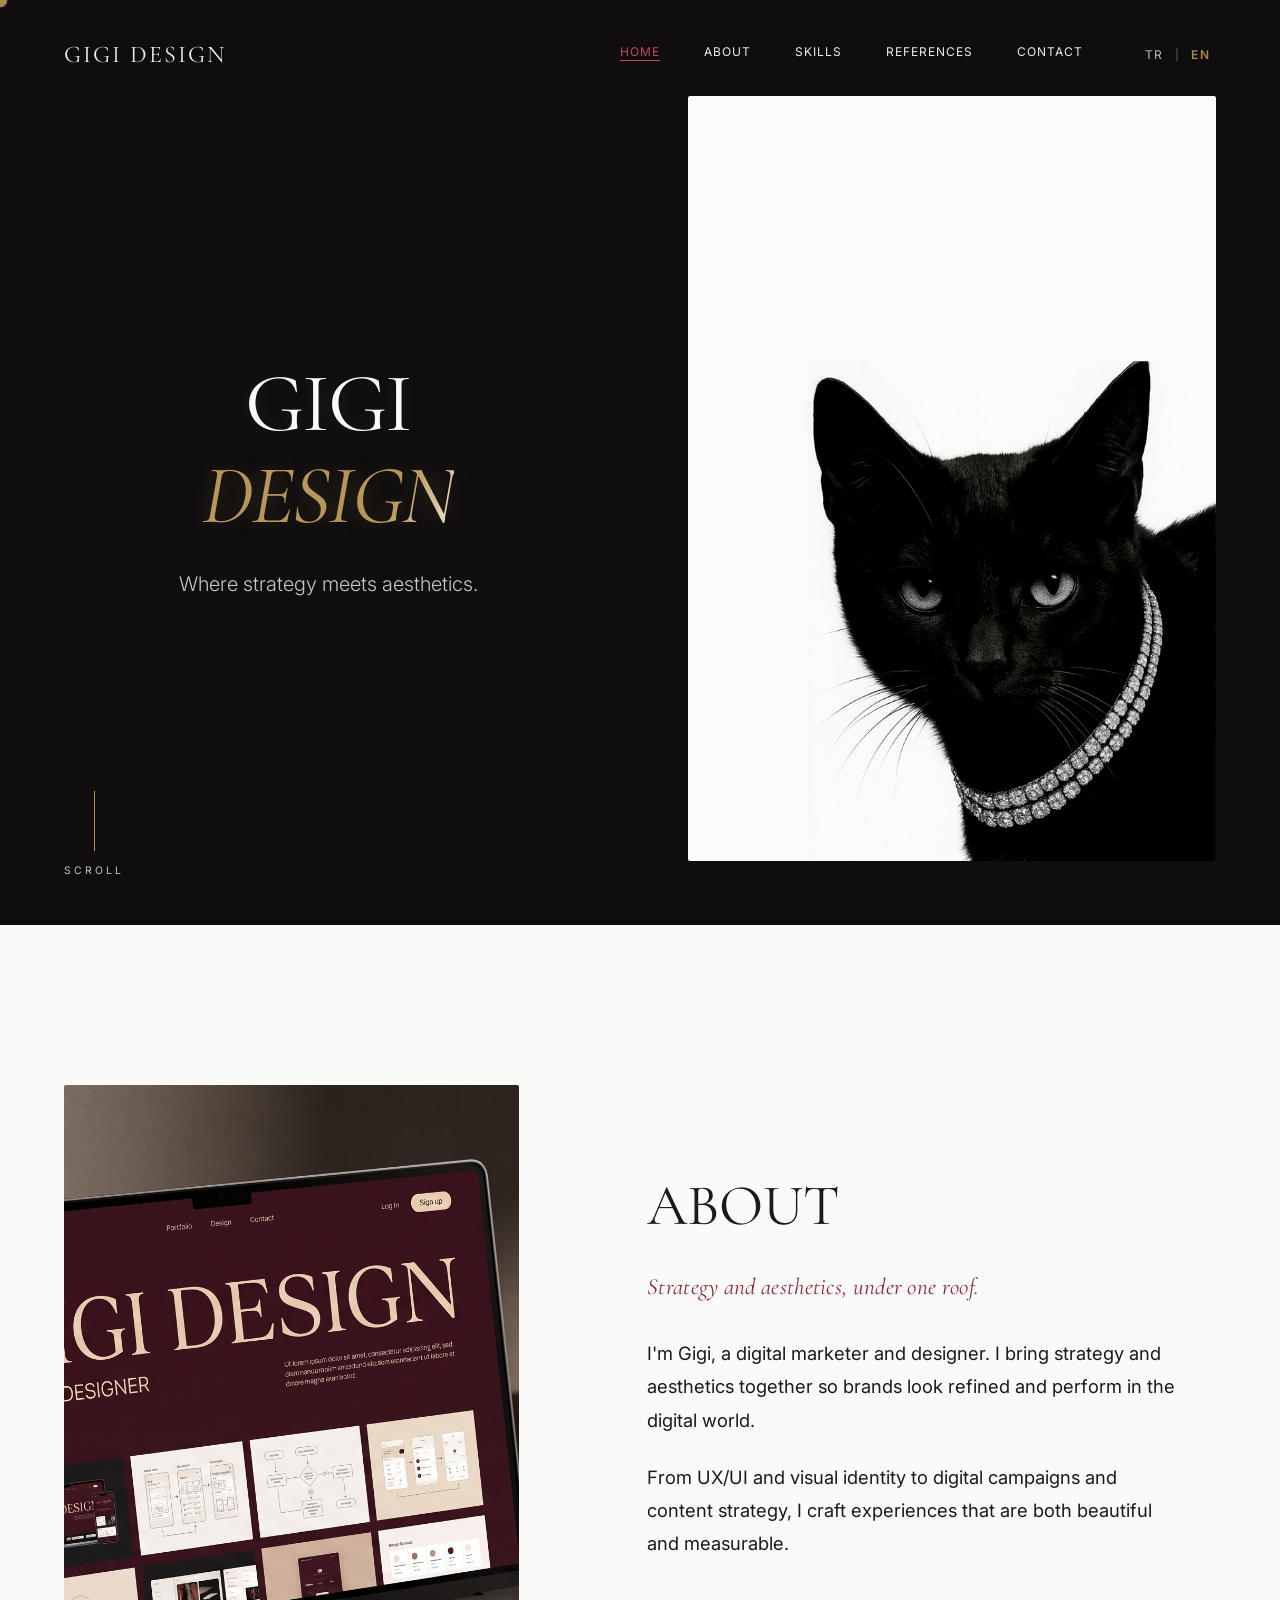
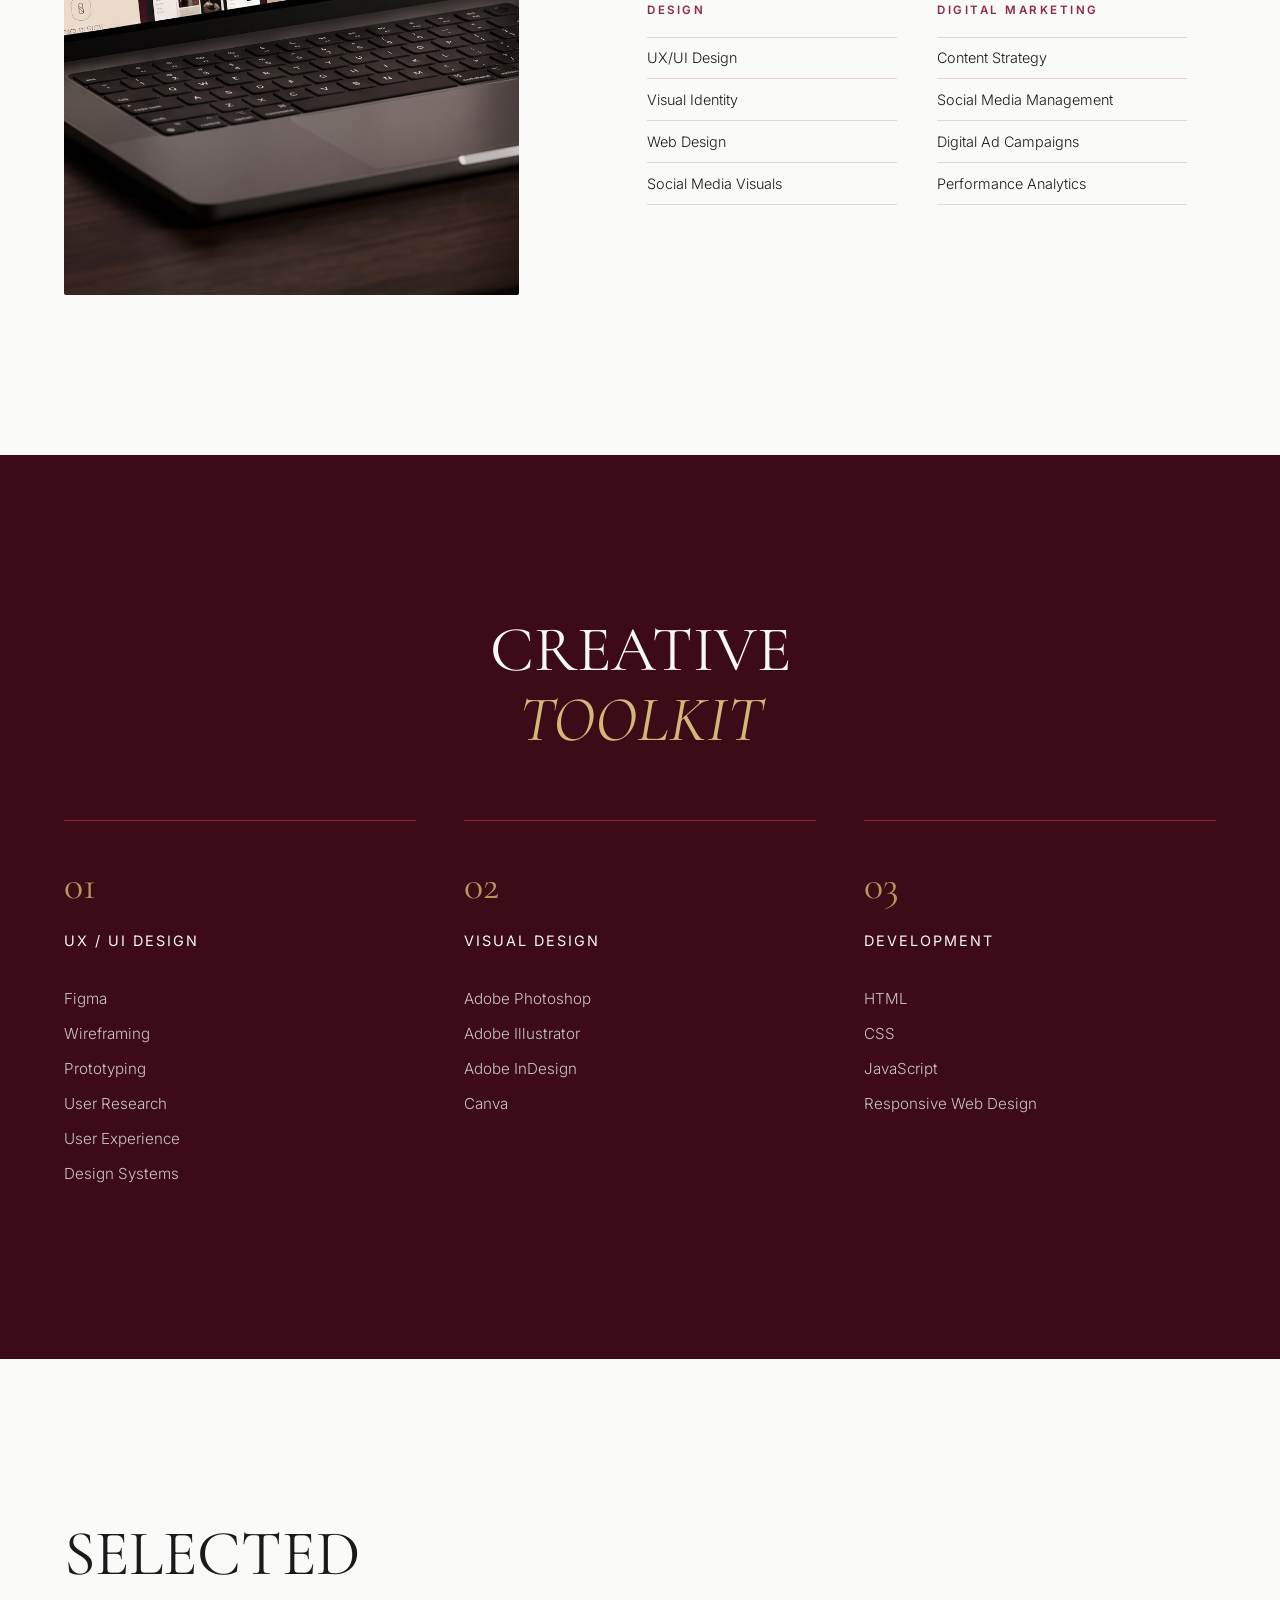
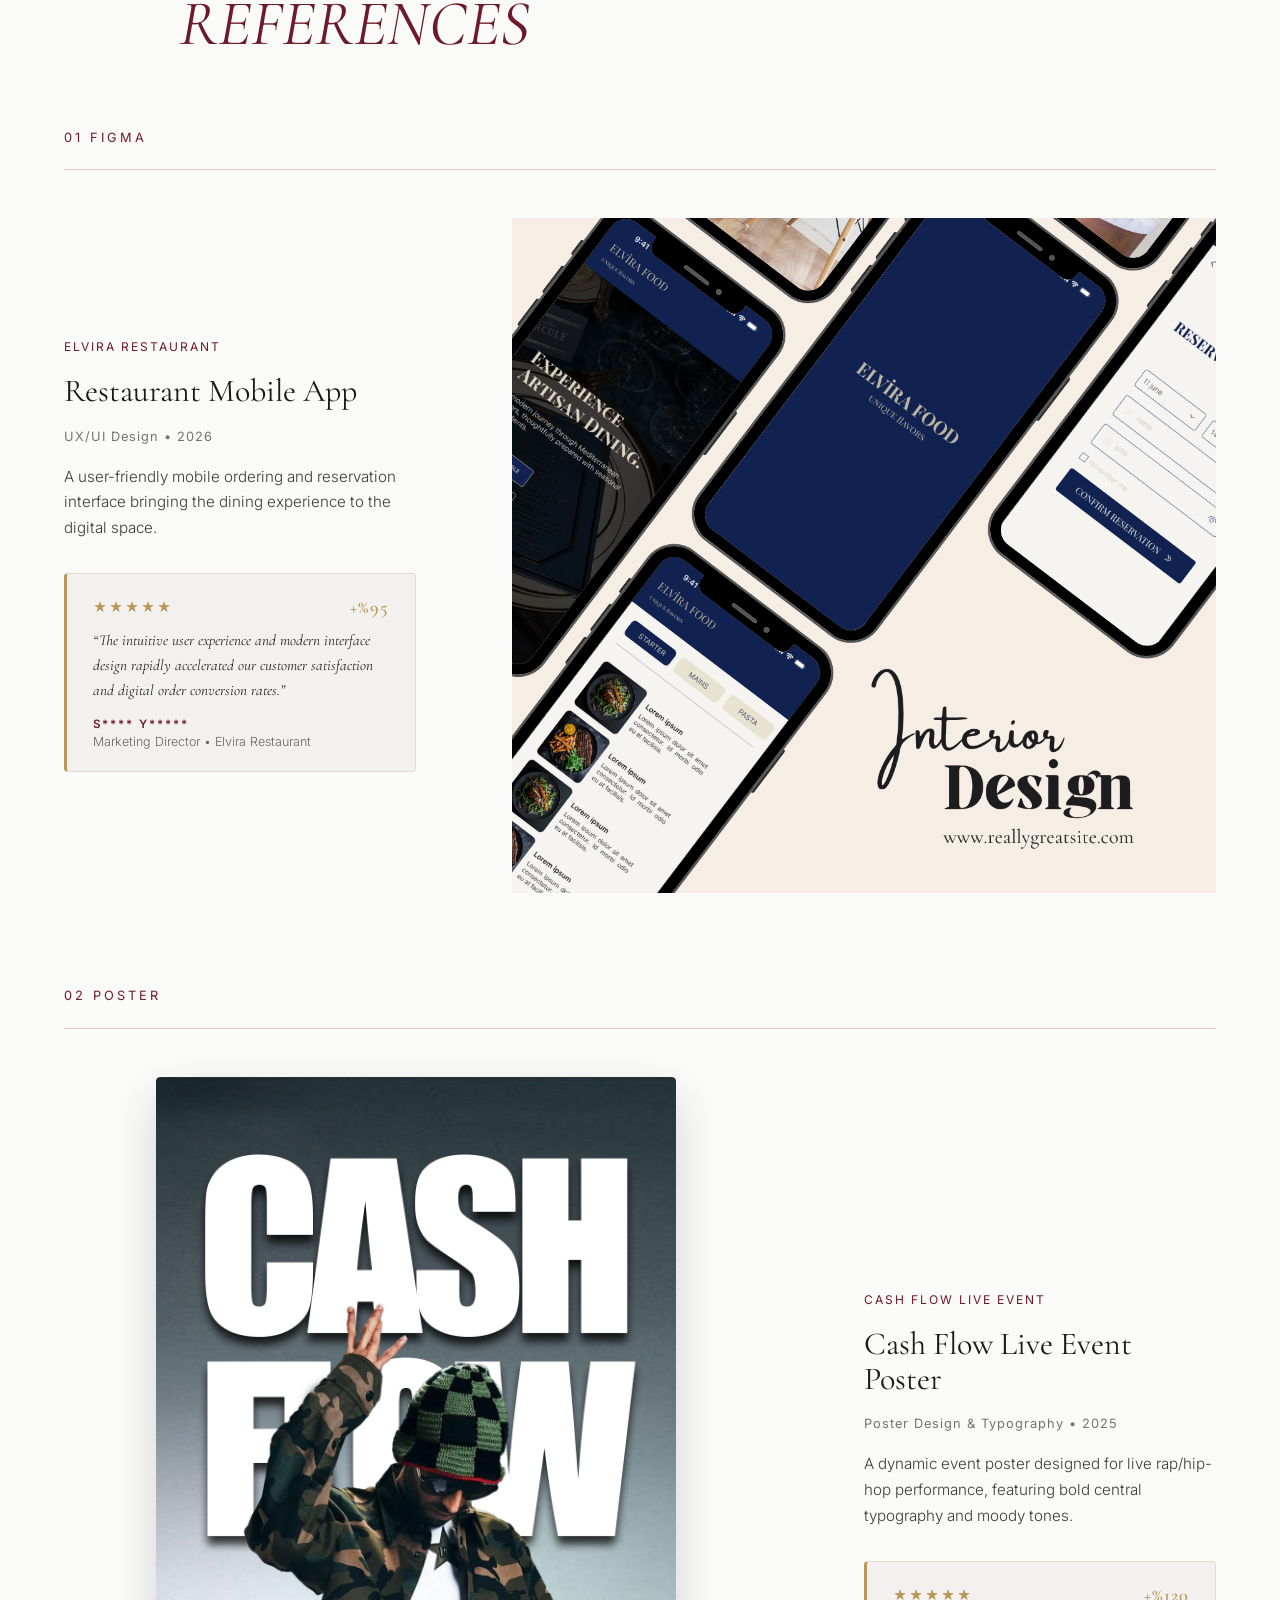
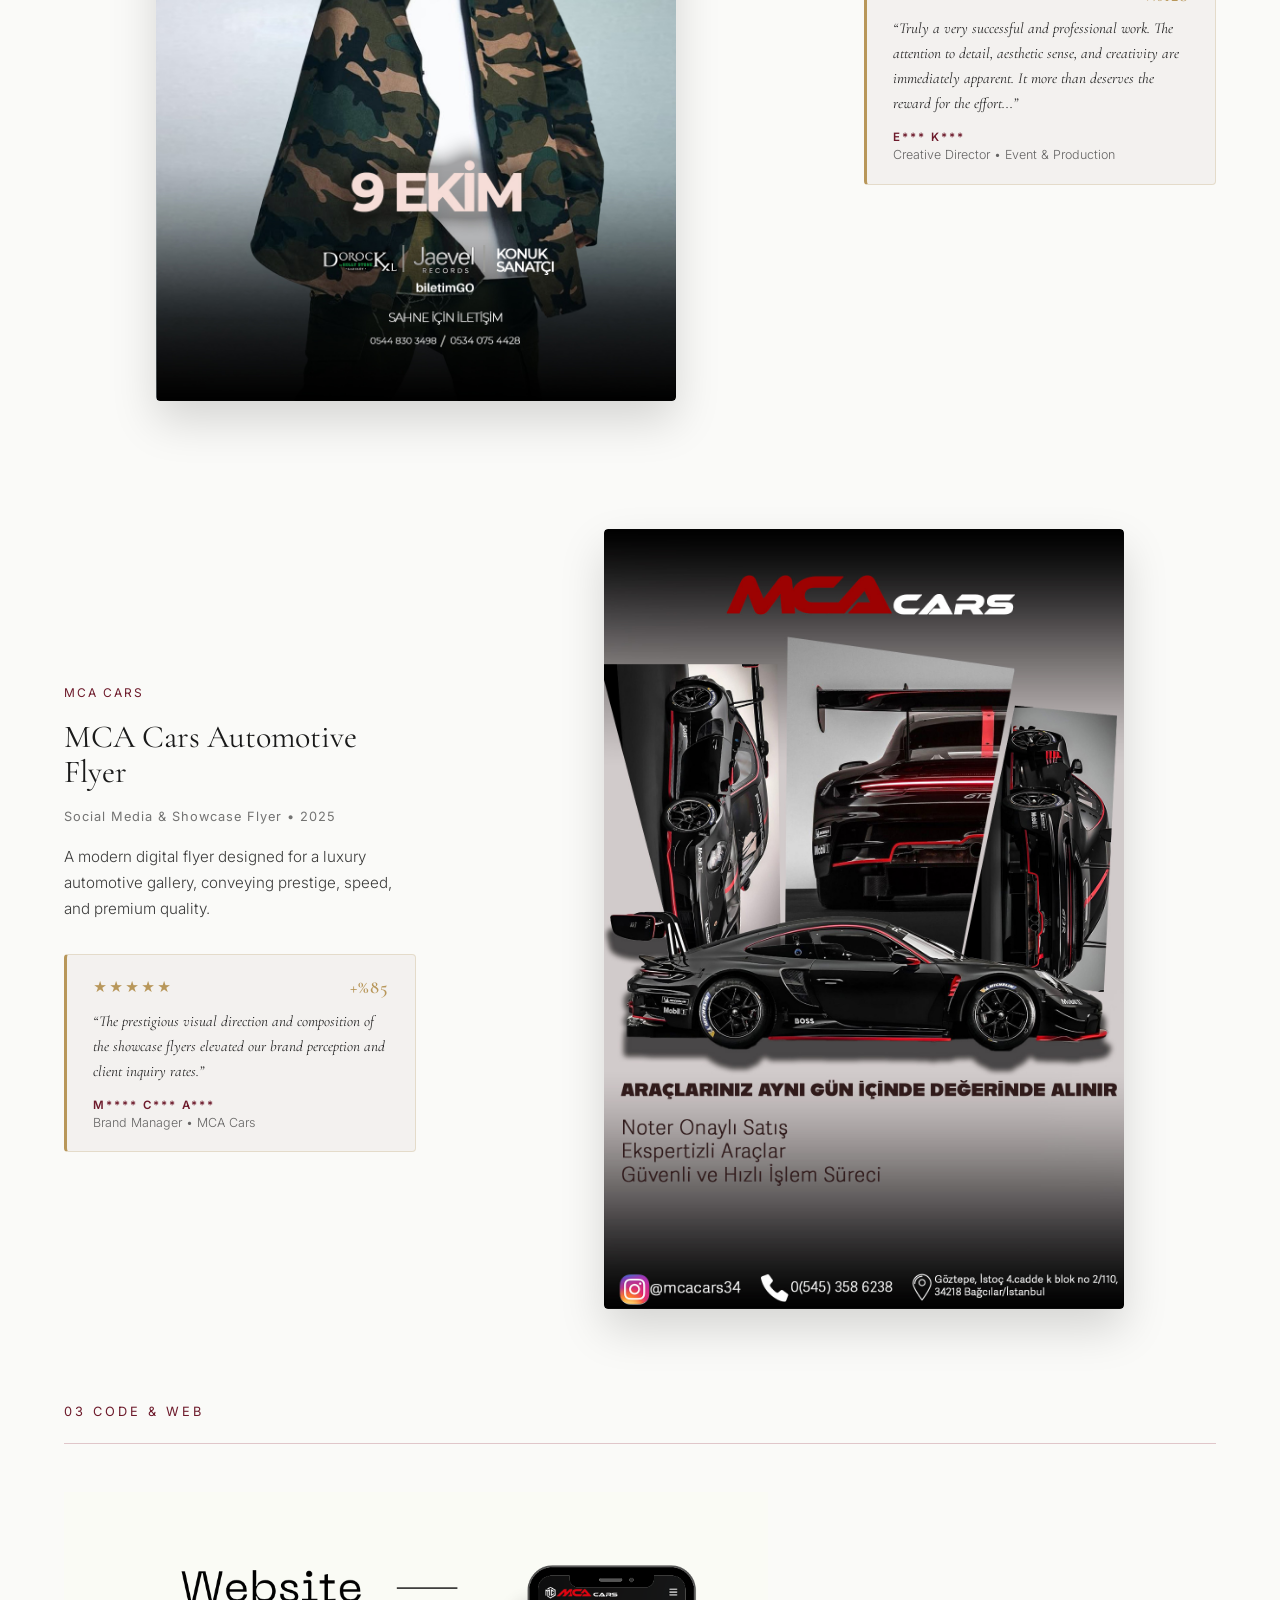
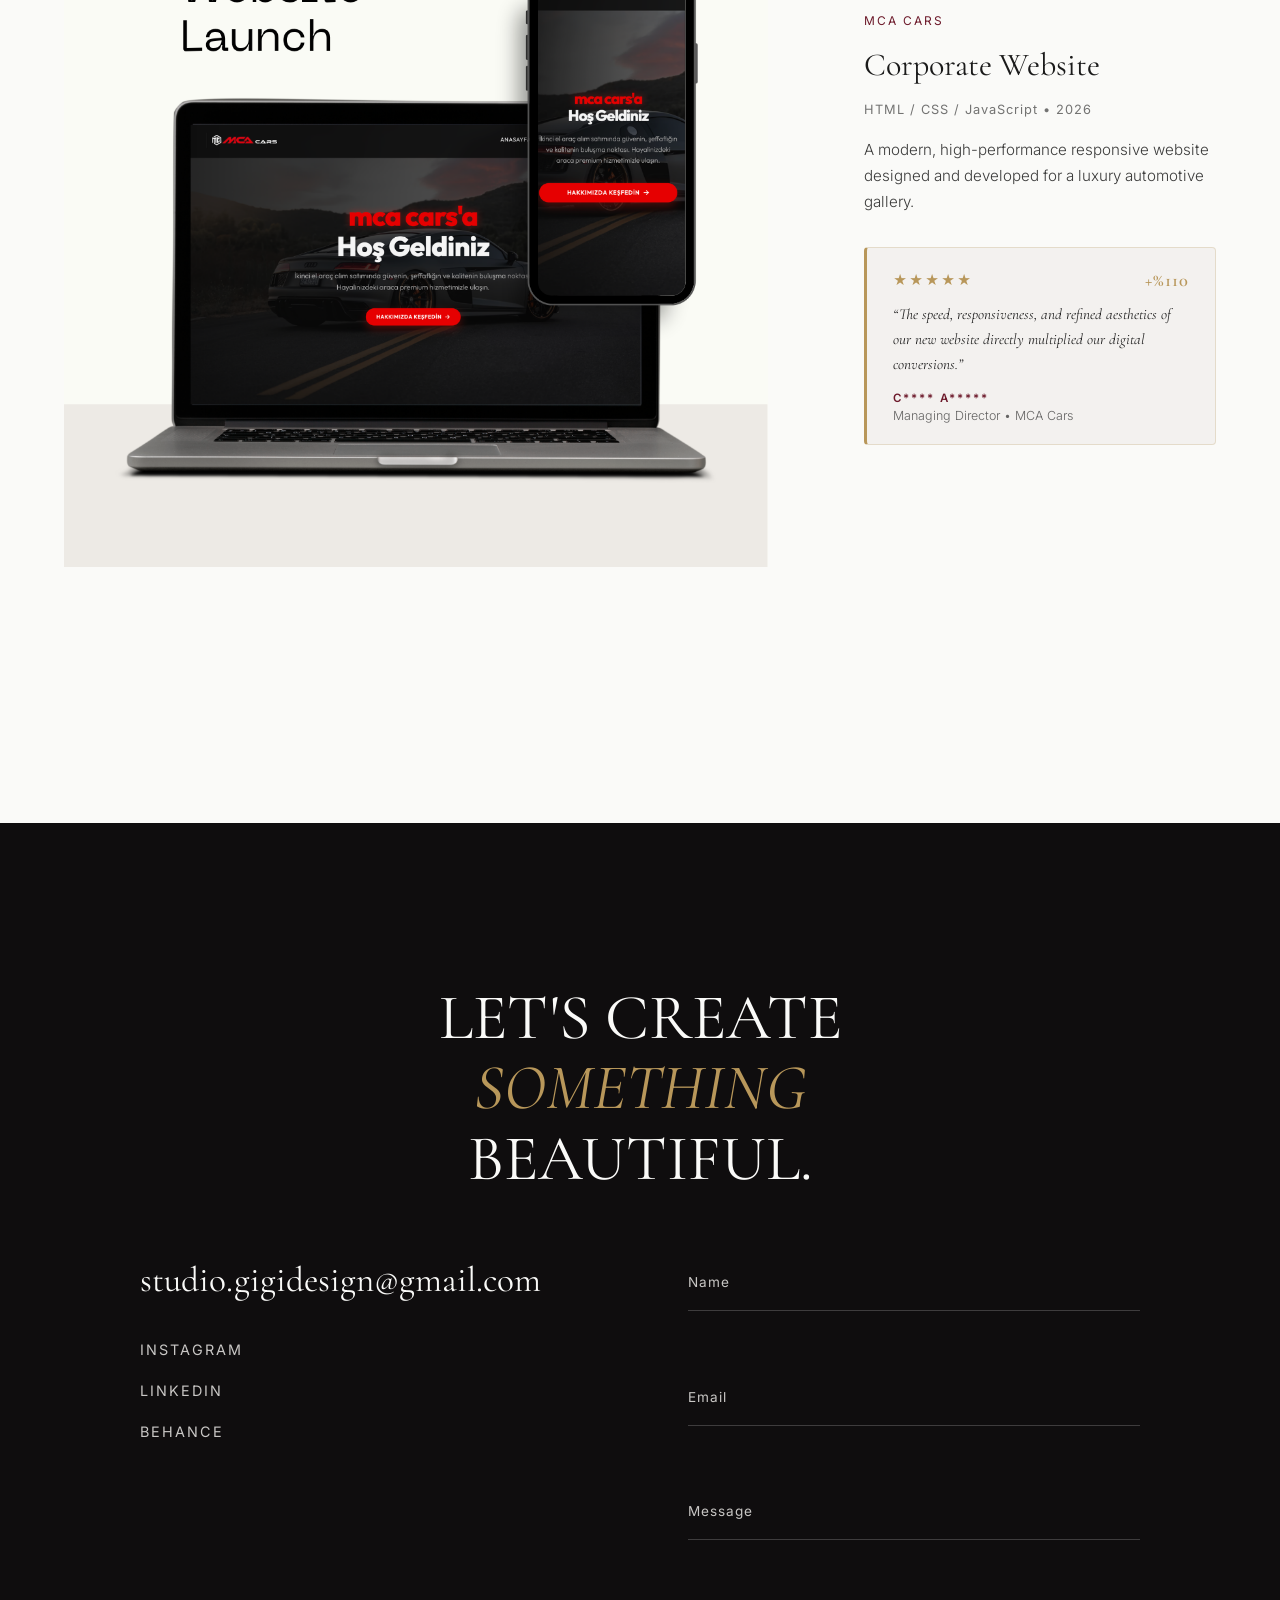
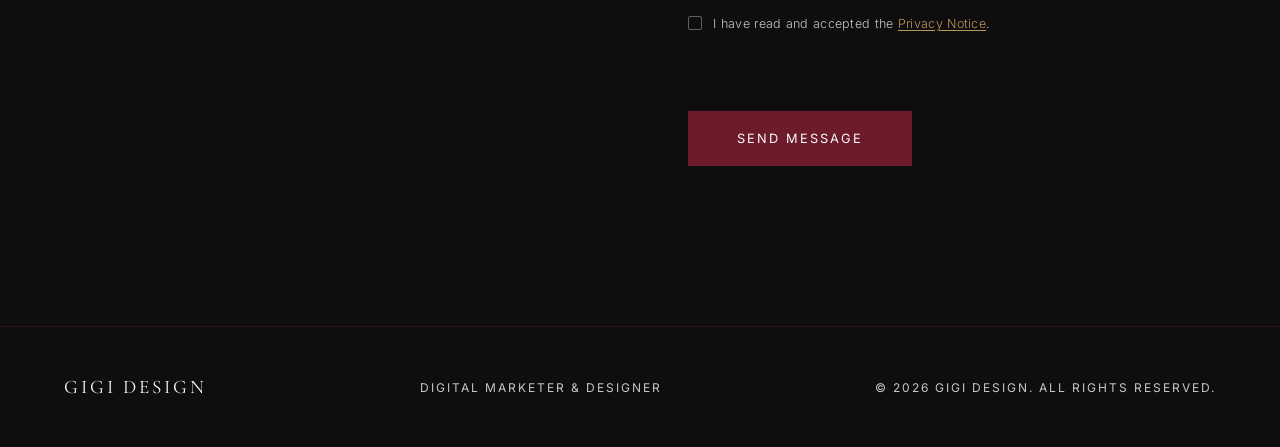
<file: index.html>
<!DOCTYPE html>
<html lang="en">

<head>
    <meta charset="UTF-8">
    <meta name="viewport" content="width=device-width, initial-scale=1.0">
    <title>GIGI DESIGN | Digital Marketer & Designer Portfolio</title>
    <meta name="description" content="Gigi Design - Digital Marketer & Designer creating elegant, intuitive, and measurable digital experiences. View my portfolio for luxury brand designs, web interfaces, and creative art direction.">
    <meta name="keywords" content="Digital Marketing, UX/UI Design, Web Design, Gigi Design, Luxury Portfolio, Art Direction, Visual Identity, Brand Strategy, Turkey">
    <meta name="author" content="Gigi Design">
    <meta name="robots" content="index, follow">
    
    <!-- Open Graph / Facebook -->
    <meta property="og:type" content="website">
    <meta property="og:title" content="GIGI DESIGN | Digital Marketer & Designer Portfolio">
    <meta property="og:description" content="Gigi Design - Digital Marketer & Designer creating elegant, intuitive, and measurable digital experiences.">
    <meta property="og:image" content="images/-19.png">
    <meta property="og:site_name" content="Gigi Design">
    
    <!-- Twitter -->
    <meta name="twitter:card" content="summary_large_image">
    <meta name="twitter:title" content="GIGI DESIGN | Digital Marketer & Designer Portfolio">
    <meta name="twitter:description" content="Gigi Design - Digital Marketer & Designer creating elegant, intuitive, and measurable digital experiences.">
    <meta name="twitter:image" content="images/-19.png">
    <!-- Google Fonts -->
    <link rel="preconnect" href="https://fonts.googleapis.com">
    <link rel="preconnect" href="https://fonts.gstatic.com" crossorigin>
    <link
        href="https://fonts.googleapis.com/css2?family=Cormorant+Garamond:ital,wght@0,300;0,400;0,500;0,600;0,700;1,400&family=Inter:wght@300;400;500;600&display=swap"
        rel="stylesheet">
    <link rel="stylesheet" href="style.css?v=2.6">
    <link rel="icon" type="image/png" href="images/BLACK AND GOLD_1.png">
</head>

<body>
    <!-- Navbar -->
    <nav class="navbar">
        <div class="logo">GIGI DESIGN</div>
        <ul class="nav-links">
            <li><a href="#home" class="active" data-i18n="navHome">HOME</a></li>
            <li><a href="#about" data-i18n="navAbout">ABOUT</a></li>
            <li><a href="#skills" data-i18n="navSkills">SKILLS</a></li>
            <li><a href="#references" data-i18n="navReferences">REFERENCES</a></li>
            <li><a href="#contact" data-i18n="navContact">CONTACT</a></li>
        </ul>
        <div class="nav-actions">
            <div class="lang-switch" aria-label="Dil Seçimi / Language">
                <button type="button" class="lang-btn" data-lang="tr">TR</button>
                <span class="lang-divider">|</span>
                <button type="button" class="lang-btn" data-lang="en">EN</button>
            </div>
            <div class="hamburger" aria-label="Menü / Menu">
                <span></span>
                <span></span>
            </div>
        </div>
    </nav>

    <!-- Custom Cursor -->
    <div class="cursor"></div>

    <main>
        <!-- HOME SECTION -->
        <section id="home" class="hero section-dark">
            <div class="container">
                <div class="hero-content">
                    <div class="hero-text-block">
                        <h1 class="hero-title zoom-in">
                            <span class="block">GIGI</span>
                            <span class="block italic">DESIGN</span>
                        </h1>
                        <p class="hero-statement zoom-in delay-1" data-i18n="heroStatement">Where strategy meets aesthetics.</p>
                    </div>
                    <div class="hero-image-wrapper fade-up delay-2">
                        <img src="images/-19.png" alt="Gigi Design"
                            style="width: 100%; height: 100%; object-fit: cover; object-position: center; mix-blend-mode: screen; filter: contrast(1.1);">
                    </div>
                </div>
                <div class="scroll-indicator fade-up delay-3">
                    <span class="line"></span>
                    <span class="text" data-i18n="scrollText">SCROLL</span>
                </div>
            </div>
        </section>

        <!-- ABOUT SECTION -->
        <section id="about" class="about section-light">
            <div class="container">
                <div class="about-grid">
                    <div class="about-image-wrapper fade-up">
                        <!-- PROFILE IMAGE -->
                        <div class="profile-image" style="width: 100%; height: 100%;">
                            <img src="images/mockup.jpg" alt="gigidesign"
                                style="width: 100%; height: 100%; object-fit: cover;">
                        </div>
                    </div>
                    <div class="about-text-wrapper">
                        <h2 class="section-title reveal-text" data-i18n-html="aboutTitle">
                            <span class="block">ABOUT</span>
                        </h2>
                        <div class="about-description fade-up">
                            <!-- Alt başlık: serif, italik -->
                            <p class="about-subtitle italic" data-i18n="aboutSubtitle">Strategy and aesthetics, under one roof.</p>

                            <p data-i18n="aboutP1">I'm Gigi, a digital marketer and designer. I bring strategy and aesthetics together so brands look refined and perform in the digital world.</p>
                            <p data-i18n="aboutP2">From UX/UI and visual identity to digital campaigns and content strategy, I craft experiences that are both beautiful and measurable.</p>

                            <!-- İki sütunlu yetkinlik alanı -->
                            <div class="competency-grid">
                                <div class="competency-col">
                                    <h3 class="competency-title" data-i18n="compTitle1">DESIGN</h3>
                                    <ul class="competency-list">
                                        <li data-i18n="comp1Item1">UX/UI Design</li>
                                        <li data-i18n="comp1Item2">Visual Identity</li>
                                        <li data-i18n="comp1Item3">Web Design</li>
                                        <li data-i18n="comp1Item4">Social Media Visuals</li>
                                    </ul>
                                </div>
                                <div class="competency-col">
                                    <h3 class="competency-title" data-i18n="compTitle2">DIGITAL MARKETING</h3>
                                    <ul class="competency-list">
                                        <li data-i18n="comp2Item1">Content Strategy</li>
                                        <li data-i18n="comp2Item2">Social Media Management</li>
                                        <li data-i18n="comp2Item3">Digital Ad Campaigns</li>
                                        <li data-i18n="comp2Item4">Performance Analytics</li>
                                    </ul>
                                </div>
                            </div>

                            <!--
                            ============================================================
                            RAKAM ŞERİDİ / STATS STRIP
                            ============================================================
                            Bu şerit şu anda GİZLİDİR. Yer tutucu değerler "[00]"
                            gerçek rakamlarla değiştirilene kadar görünmez.
                            Rakamları güncellemek için:
                              1. Aşağıdaki her <span class="stat-number"> içindeki değeri değiştirin.
                              2. Aynı değerleri script.js'deki translations nesnesinde
                                 statProjects, statClients, statYears anahtarlarında da güncelleyin.
                              3. Her iki dosyada da "[00]" / "[0]" ifadesi kalmadığında
                                 şerit otomatik olarak görünür hâle gelecektir.
                            ============================================================
                            -->
                            <div class="about-stats-strip" id="about-stats-strip">
                                <div class="stat-item">
                                    <span class="stat-number" data-i18n="statProjects">[00]+</span>
                                    <span class="stat-label" data-i18n="statProjectsLabel">Projects Completed</span>
                                </div>
                                <div class="stat-item">
                                    <span class="stat-number" data-i18n="statClients">[00]+</span>
                                    <span class="stat-label" data-i18n="statClientsLabel">Happy Clients</span>
                                </div>
                                <div class="stat-item">
                                    <span class="stat-number" data-i18n="statYears">[0]</span>
                                    <span class="stat-label" data-i18n="statYearsLabel">Years of Experience</span>
                                </div>
                            </div>
                        </div>
                    </div>
                </div>
            </div>
        </section>

        <!-- SKILLS SECTION -->
        <section id="skills" class="skills section-dark">
            <div class="container">
                <h2 class="section-title reveal-text" data-i18n-html="skillsTitle">
                    <span class="block">CREATIVE</span><span class="block italic">TOOLKIT</span>
                </h2>

                <div class="skills-grid">
                    <div class="skill-card fade-up">
                        <div class="skill-number">01</div>
                        <h3 class="skill-category" data-i18n="skillCat1">UX / UI DESIGN</h3>
                        <ul class="skill-list">
                            <li>Figma</li>
                            <li>Wireframing</li>
                            <li>Prototyping</li>
                            <li data-i18n="skillUserResearch">User Research</li>
                            <li data-i18n="skillUserExp">User Experience</li>
                            <li data-i18n="skillDesignSystems">Design Systems</li>
                        </ul>
                    </div>
                    <div class="skill-card fade-up delay-1">
                        <div class="skill-number">02</div>
                        <h3 class="skill-category" data-i18n="skillCat2">VISUAL DESIGN</h3>
                        <ul class="skill-list">
                            <li>Adobe Photoshop</li>
                            <li>Adobe Illustrator</li>
                            <li>Adobe InDesign</li>
                            <li>Canva</li>
                        </ul>
                    </div>
                    <div class="skill-card fade-up delay-2">
                        <div class="skill-number">03</div>
                        <h3 class="skill-category" data-i18n="skillCat3">DEVELOPMENT</h3>
                        <ul class="skill-list">
                            <li>HTML</li>
                            <li>CSS</li>
                            <li>JavaScript</li>
                            <li data-i18n="skillResponsive">Responsive Web Design</li>
                        </ul>
                    </div>
                </div>
            </div>
        </section>

        <!-- REFERENCES SECTION -->
        <section id="references" class="references projects section-light">
            <div class="container">
                <h2 class="section-title large-title reveal-text" data-i18n-html="referencesTitle">
                    <span class="block">SELECTED</span><span class="block italic">REFERENCES</span>
                </h2>

                <!-- Referans kartları script.js içerisindeki referencesData'dan dinamik olarak oluşturulur -->
                <div id="references-container" class="projects-list"></div>


            </div>
        </section>

        <!-- CONTACT SECTION -->
        <section id="contact" class="contact section-dark">
            <div class="container contact-content">
                <h2 class="section-title reveal-text" data-i18n-html="contactTitle">
                    <span class="block">LET'S CREATE</span>
                    <span class="block italic">SOMETHING</span>
                    <span class="block">BEAUTIFUL.</span>
                </h2>

                <div class="contact-grid fade-up">
                    <div class="contact-info">
                        <a href="mailto:studio.gigidesign@gmail.com" class="contact-email">studio.gigidesign@gmail.com</a>
                        <div class="social-links">
                            <a href="https://www.instagram.com/studio.gigidesign/" target="_blank" rel="noopener noreferrer">Instagram</a>
                            <a href="#">LinkedIn</a>
                            <a href="#">Behance</a>
                        </div>
                    </div>
                    <div class="contact-form-wrapper">

                        <form class="contact-form" id="contact-form" novalidate>

                            <div class="form-group">
                                <input type="text" id="name" name="name" placeholder="Name" data-i18n-placeholder="formName" autocomplete="name">
                                <label for="name" data-i18n="formName">Name</label>
                                <span class="field-error" id="error-name" role="alert"></span>
                            </div>
                            <div class="form-group">
                                <input type="email" id="email" name="email" placeholder="Email" data-i18n-placeholder="formEmail" autocomplete="email">
                                <label for="email" data-i18n="formEmail">Email</label>
                                <span class="field-error" id="error-email" role="alert"></span>
                            </div>
                            <div class="form-group">
                                <textarea id="message" name="message" placeholder="Message" data-i18n-placeholder="formMessage" rows="1"></textarea>
                                <label for="message" data-i18n="formMessage">Message</label>
                                <span class="field-error" id="error-message" role="alert"></span>
                            </div>

                            <!-- KVKK Onay Kutusu — form-group sınıfı yok, çakışma önlendi -->
                            <div class="kvkk-group">
                                <label class="kvkk-label" for="kvkk-consent">
                                    <input type="checkbox" id="kvkk-consent" name="kvkk_consent" class="kvkk-checkbox">
                                    <span class="kvkk-text" data-i18n-html="kvkkText">
                                        I have read and accepted the
                                        <a href="#" class="kvkk-link" target="_blank" rel="noopener noreferrer" data-i18n="kvkkLink">Privacy Notice</a>.
                                    </span>
                                </label>
                                <span class="field-error" id="error-kvkk" role="alert"></span>
                            </div>

                            <button type="submit" class="submit-btn" id="submit-btn" data-i18n="sendBtn">SEND MESSAGE</button>
                        </form>
                    </div>
                </div>
            </div>
        </section>
    </main>

    <!-- FOOTER -->
    <footer class="footer section-dark">
        <div class="container footer-content">
            <div class="footer-brand">GIGI DESIGN</div>
            <div class="footer-role" data-i18n="footerRole">DIGITAL MARKETER & DESIGNER</div>
            <div class="footer-copy" data-i18n-html="footerCopy">&copy; 2026 GIGI DESIGN. ALL RIGHTS RESERVED.</div>
        </div>
    </footer>

    <script src="script.js?v=2.8"></script>
</body>

</html>
</file>
<file: style.css>
:root {
    /* Mevcut Renk Paleti */
    --black: #0F0D0E;
    --ivory: #FAFAF8;
    --gold: #B8975A;
    --gold-light: #D4B678;
    --champagne: #E9D9B8;
    --mist: #C9C7C5;

    /* Yeni Bordo Renk Ailesi */
    --burgundy-deep: #3D0A17;
    --burgundy: #6D1A2B;
    --burgundy-mid: #8E2A40;
    --burgundy-light: #D0566F;
    --burgundy-powder: #EADBDD;

    /* Semantik Değişkenler ve Geriye Dönük Uyumluluk */
    --color-dark: var(--black);
    --color-burgundy: var(--burgundy);
    --color-burgundy-deep: var(--burgundy-deep);
    --color-burgundy-mid: var(--burgundy-mid);
    --color-burgundy-light: var(--burgundy-light);
    --color-burgundy-powder: var(--burgundy-powder);
    --color-light: var(--ivory);
    --color-gold: var(--gold);
    --color-gold-light: var(--gold-light);
    --color-champagne: var(--champagne);
    --color-mist: var(--mist);
    --color-text-dark: #1a1a1a;
    --color-text-light: var(--ivory);
    
    --font-serif: 'Cormorant Garamond', serif;
    --font-sans: 'Inter', sans-serif;
    
    --transition-slow: 0.8s cubic-bezier(0.16, 1, 0.3, 1);
    --transition-fast: 0.3s ease;
}

/* Reset and Base Styles */
* {
    margin: 0;
    padding: 0;
    box-sizing: border-box;
}

html {
    scroll-behavior: smooth;
    font-size: 16px;
}

body {
    font-family: var(--font-sans);
    background-color: var(--black);
    color: var(--ivory);
    overflow-x: hidden;
    -webkit-font-smoothing: antialiased;
    cursor: none; /* Hide default cursor to use custom one */
}

a, button, input, textarea {
    cursor: none; /* Ensure custom cursor is used everywhere */
}

/* Custom Cursor */
.cursor {
    width: 15px;
    height: 15px;
    background-color: var(--gold);
    border-radius: 50%;
    position: fixed;
    pointer-events: none;
    z-index: 9999;
    transition: transform 0.2s cubic-bezier(0.16, 1, 0.3, 1), background-color 0.2s ease;
    mix-blend-mode: difference;
    transform: translate(-50%, -50%);
}
.cursor.hovering {
    transform: translate(-50%, -50%) scale(4);
    background-color: var(--ivory);
    opacity: 0.5;
}

/* Utilities */
.container {
    width: 100%;
    max-width: 1400px;
    margin: 0 auto;
    padding: 0 4rem;
}

.section-dark {
    background-color: var(--black);
    color: var(--ivory);
}

.section-light {
    background-color: var(--ivory);
    color: var(--color-text-dark);
}

section {
    padding: 10rem 0;
    position: relative;
}

h1, h2, h3, h4, h5, h6, .serif {
    font-family: var(--font-serif);
    font-weight: 400;
    line-height: 1.1;
    text-transform: uppercase;
}

.italic {
    font-style: italic;
}

.block {
    display: block;
}

.image-placeholder {
    background: #1a1a1a;
    display: flex;
    align-items: center;
    justify-content: center;
    color: rgba(250, 250, 248, 0.4);
    font-size: 0.8rem;
    letter-spacing: 2px;
    text-transform: uppercase;
    width: 100%;
    height: 100%;
    position: relative;
    overflow: hidden;
    background-size: cover;
    background-position: center;
}

.section-light .image-placeholder {
    background: var(--burgundy-powder);
    color: var(--burgundy-mid);
}

/* Animations */
.fade-up {
    opacity: 0;
    transform: translateY(40px);
    transition: opacity 1s ease, transform 1s cubic-bezier(0.16, 1, 0.3, 1);
}

.fade-up.visible {
    opacity: 1;
    transform: translateY(0);
}

.delay-1 { transition-delay: 0.1s; }
.delay-2 { transition-delay: 0.2s; }
.delay-3 { transition-delay: 0.3s; }

.reveal-text .block {
    clip-path: polygon(0 0, 100% 0, 100% 100%, 0% 100%);
    opacity: 0;
    transform: translateY(50%);
    transition: transform 1.2s cubic-bezier(0.16, 1, 0.3, 1), opacity 1.2s ease;
}

.reveal-text.visible .block {
    opacity: 1;
    transform: translateY(0);
}

.zoom-in {
    opacity: 0;
    transform: scale(0.85) translateZ(-50px);
    transition: opacity 1.2s ease, transform 1.2s cubic-bezier(0.16, 1, 0.3, 1);
}

.zoom-in.visible {
    opacity: 1;
    transform: scale(1) translateZ(0);
}

/* Navbar */
.navbar {
    position: fixed;
    top: 0;
    left: 0;
    width: 100%;
    padding: 2.5rem 4rem;
    display: flex;
    justify-content: space-between;
    align-items: center;
    z-index: 1000;
    mix-blend-mode: difference;
    color: var(--ivory);
    transition: padding 0.4s ease, background 0.4s ease, backdrop-filter 0.4s ease;
}

.navbar.scrolled {
    padding: 1.5rem 4rem;
    background: rgba(15, 13, 14, 0.95);
    backdrop-filter: blur(10px);
    mix-blend-mode: normal;
}

.navbar.menu-open {
    mix-blend-mode: normal !important;
}

.logo {
    font-family: var(--font-serif);
    font-size: 1.5rem;
    letter-spacing: 2px;
}

.nav-links {
    display: flex;
    gap: 2.75rem;
    list-style: none;
    margin-left: auto;
    margin-right: 3.5rem;
}

.nav-links a {
    text-decoration: none;
    color: inherit;
    font-size: 0.75rem;
    letter-spacing: 1px;
    position: relative;
    overflow: hidden;
    display: inline-block;
    padding-bottom: 2px;
    transition: color var(--transition-fast);
}

.nav-links a:hover,
.nav-links a.active {
    color: var(--burgundy-light);
}

.nav-links a::after {
    content: '';
    position: absolute;
    bottom: 0;
    left: 0;
    width: 100%;
    height: 1px;
    background-color: var(--burgundy-light);
    transform: translateX(-101%);
    transition: transform 0.3s ease;
}

.nav-links a:hover::after,
.nav-links a.active::after {
    transform: translateX(0);
}

.nav-actions {
    display: flex;
    align-items: center;
    gap: 1.5rem;
}

.lang-switch {
    display: inline-flex;
    align-items: center;
    gap: 0.35rem;
    font-family: var(--font-sans);
    font-size: 0.75rem;
    letter-spacing: 1.5px;
    font-weight: 500;
    user-select: none;
}

.lang-btn {
    background: transparent;
    border: none;
    padding: 0.2rem 0.35rem;
    color: var(--mist);
    cursor: none;
    transition: color var(--transition-fast);
    font-family: inherit;
    font-size: inherit;
    letter-spacing: inherit;
    text-transform: uppercase;
    line-height: 1;
}

.lang-btn:hover {
    color: var(--ivory);
}

.lang-btn.active {
    color: var(--gold);
    font-weight: 600;
}

.lang-divider {
    color: var(--mist);
    opacity: 0.4;
    font-size: 0.7rem;
    user-select: none;
}

.hamburger {
    display: none;
}

/* Hero Section */
.hero {
    min-height: 100vh;
    display: flex;
    align-items: center;
    padding-top: 6rem;
    padding-bottom: 4rem;
}

.hero-content {
    display: grid;
    grid-template-columns: 1fr 1fr;
    gap: 6rem;
    align-items: center;
}

.hero-text-block {
    display: flex;
    flex-direction: column;
    align-items: center;
    text-align: center;
}

.hero-intro {
    font-size: 0.75rem;
    letter-spacing: 2px;
    margin-bottom: 2rem;
    color: var(--gold);
    line-height: 1.6;
}

.hero-title {
    font-size: clamp(3rem, 6.5vw, 6rem);
    margin-bottom: 1.75rem;
    letter-spacing: -2px;
    position: relative;
}

.hero-title .block {
    background: linear-gradient(120deg, var(--ivory) 40%, #ffffff 50%, var(--ivory) 60%);
    background-size: 200% auto;
    color: transparent;
    -webkit-background-clip: text;
    background-clip: text;
    animation: shineText 3s linear infinite;
    text-shadow: 0 0 20px rgba(255, 255, 255, 0.1);
}

.hero-title .block.italic {
    background: linear-gradient(120deg, var(--gold) 40%, var(--champagne) 50%, var(--gold) 60%);
    background-size: 200% auto;
    color: transparent;
    -webkit-background-clip: text;
    background-clip: text;
    text-shadow: 0 0 20px rgba(184, 151, 90, 0.3);
}

@keyframes shineText {
    0% { background-position: -200% center; }
    100% { background-position: 200% center; }
}

.hero-statement {
    font-size: 1.25rem;
    font-weight: 300;
    max-width: 400px;
    line-height: 1.5;
    color: var(--mist);
}

.hero-image-wrapper {
    height: 85vh;
    border-radius: 2px;
    overflow: hidden;
}

.scroll-indicator {
    position: absolute;
    bottom: 3rem;
    left: 4rem;
    display: flex;
    flex-direction: column;
    align-items: center;
    gap: 0.8rem;
    z-index: 10;
}

.scroll-indicator .line {
    width: 1px;
    height: 60px;
    background-color: rgba(250, 250, 248, 0.2);
    display: block;
    position: relative;
    overflow: hidden;
}

.scroll-indicator .line::after {
    content: '';
    position: absolute;
    top: 0;
    left: 0;
    width: 100%;
    height: 100%;
    background-color: var(--gold);
    animation: scrollLine 2s infinite ease-in-out;
}

@keyframes scrollLine {
    0% { transform: translateY(-100%); }
    50% { transform: translateY(0); }
    100% { transform: translateY(100%); }
}

.scroll-indicator .text {
    font-size: 0.65rem;
    letter-spacing: 3px;
    color: var(--mist);
}

/* About Section */
.about-grid {
    display: grid;
    grid-template-columns: 4fr 5fr;
    gap: 8rem;
    align-items: center;
}

.about-image-wrapper {
    height: 90vh;
    border-radius: 2px;
    overflow: hidden;
}

.about-text-wrapper .section-title {
    font-size: clamp(2.4rem, 4.5vw, 4rem);
    margin-bottom: 2rem;
}

.about-description {
    font-size: 1.15rem;
    line-height: 1.8;
    max-width: 540px;
    margin-left: 0;
    font-weight: 400;
}

.about-description p {
    margin-bottom: 1.5rem;
}

/* Ana metin paragrafları — alt başlık (.about-subtitle) bu kuraldan hariçtir */
.about-description p:not(.about-subtitle):first-of-type {
    font-size: 1.25rem;
    line-height: 1.85;
    color: var(--ivory);
}

/* Alt başlık — serif, italik, başlık fontuyla aynı */
.about-subtitle {
    font-family: var(--font-serif) !important;
    font-size: clamp(1.15rem, 2vw, 1.45rem) !important;
    font-style: italic;
    font-weight: 400;
    color: var(--burgundy-mid) !important;
    line-height: 1.5;
    margin-bottom: 2rem !important;
    letter-spacing: 0.3px;
}

/* İki sütunlu yetkinlik alanı */
.competency-grid {
    display: grid;
    grid-template-columns: 1fr 1fr;
    gap: 2.5rem;
    margin-top: 2.75rem;
}

.competency-title {
    font-family: var(--font-sans);
    font-size: 0.72rem;
    letter-spacing: 2.5px;
    margin-bottom: 1.25rem;
    color: var(--burgundy-mid);
    text-transform: uppercase;
    font-weight: 600;
}

.competency-list {
    list-style: none;
    padding: 0;
}

.competency-list li {
    font-size: 0.9rem;
    color: var(--color-text-dark);
    font-weight: 300;
    padding: 0.6rem 0;
    border-bottom: 1px solid rgba(142, 42, 64, 0.18);
    line-height: 1.5;
}

.competency-list li:first-child {
    border-top: 1px solid rgba(142, 42, 64, 0.18);
}

/* Rakam şeridi — varsayılan olarak gizli (JS tarafından yönetilir) */
.about-stats-strip {
    display: none; /* JS yer tutucu kontrolünden geçene kadar gizli */
    gap: 2.5rem;
    margin-top: 3rem;
    padding-top: 2.5rem;
    border-top: 1px solid rgba(142, 42, 64, 0.2);
    flex-wrap: wrap;
}

.stat-item {
    display: flex;
    flex-direction: column;
    gap: 0.35rem;
    min-width: 100px;
}

.stat-number {
    font-family: var(--font-serif);
    font-size: clamp(2rem, 3.5vw, 2.75rem);
    color: var(--burgundy-mid);
    line-height: 1;
    font-weight: 400;
}

.stat-label {
    font-family: var(--font-sans);
    font-size: 0.7rem;
    letter-spacing: 1.5px;
    text-transform: uppercase;
    color: var(--color-text-dark);
    opacity: 0.6;
    font-weight: 400;
}

.focus-title {
    font-family: var(--font-sans);
    font-size: 0.75rem;
    letter-spacing: 2px;
    margin: 3rem 0 1.25rem;
    color: var(--burgundy-light);
    text-transform: uppercase;
}

.focus-list {
    list-style: none;
    display: grid;
    grid-template-columns: 1fr 1fr;
    gap: 1.5rem;
}

.focus-list li {
    font-size: 0.9rem;
    border-bottom: 1px solid rgba(142, 42, 64, 0.2);
    padding: 0.4rem 0.6rem 0.5rem 0.6rem;
    background: rgba(234, 219, 221, 0.35);
    border-radius: 2px;
    transition: background-color var(--transition-fast);
}

.focus-list li:hover {
    background: rgba(234, 219, 221, 0.65);
}

/* Skills Section */
.skills {
    background-color: var(--burgundy-deep);
    color: var(--ivory);
}

.skills .section-title {
    font-size: clamp(2.5rem, 5vw, 4.5rem);
    text-align: center;
    margin-bottom: 4rem;
}

.skills .section-title .italic {
    color: var(--gold-light); /* Bordo zemin üzerinde açık altın */
}

.skills-grid {
    display: grid;
    grid-template-columns: repeat(3, 1fr);
    gap: 3rem;
}

.skill-card {
    border-top: 1px solid var(--burgundy-mid);
    padding-top: 2.5rem;
    transition: transform var(--transition-slow), border-color var(--transition-fast);
}

.skill-card:hover {
    transform: translateY(-10px);
    border-top-color: var(--burgundy-light);
}

.skill-number {
    font-family: var(--font-serif);
    font-size: 2.5rem;
    color: var(--gold);
    margin-bottom: 1.5rem;
}

.skill-category {
    font-family: var(--font-sans);
    font-size: 0.9rem;
    letter-spacing: 2px;
    margin-bottom: 2.5rem;
    color: var(--ivory);
}

.skill-list {
    list-style: none;
}

.skill-list li {
    font-size: 0.95rem;
    color: var(--mist);
    margin-bottom: 1rem;
    font-weight: 300;
}

/* Projects & References Section */
.projects .large-title,
.references .large-title {
    font-size: clamp(2.5rem, 5vw, 4.5rem);
    margin-bottom: 4.5rem;
}

.projects .large-title .italic,
.references .large-title .italic {
    color: var(--burgundy);
    padding-left: 10%;
}

.project-category {
    margin-bottom: 6rem;
}

.category-title {
    font-family: var(--font-sans);
    font-size: 0.8rem;
    letter-spacing: 3px;
    margin-bottom: 3rem;
    border-bottom: 1px solid rgba(142, 42, 64, 0.25);
    padding-bottom: 1.5rem;
    color: var(--burgundy);
}

.project-item {
    display: grid;
    grid-template-columns: 1fr 2fr;
    gap: 6rem;
    align-items: center;
    margin-bottom: 8rem; /* Refined vertical space between designs */
}

.project-category .project-item:last-child {
    margin-bottom: 0;
}

.project-item.reverse {
    grid-template-columns: 2fr 1fr;
}

.project-item.reverse .project-info {
    order: 2;
}

.project-info h4 {
    font-family: var(--font-sans);
    font-size: 0.75rem;
    letter-spacing: 2px;
    margin-bottom: 1.25rem;
    color: var(--burgundy);
}

.project-info h3 {
    font-size: clamp(1.8rem, 2.5vw, 2.5rem);
    margin-bottom: 1.25rem;
    text-transform: none;
}

.project-tags {
    font-size: 0.8rem;
    letter-spacing: 1px;
    opacity: 0.6;
}

.project-comment {
    font-size: 0.95rem;
    line-height: 1.7;
    margin-top: 1.25rem;
    color: var(--color-text-dark);
    opacity: 0.85;
    font-weight: 300;
    max-width: 520px;
}

.section-dark .project-comment {
    color: var(--mist);
    opacity: 0.9;
}

/* Koyu zeminli projeler için (örn: Adobe Projects) */
.section-dark .category-title {
    color: var(--burgundy-light);
    border-bottom-color: rgba(142, 42, 64, 0.4);
}

.section-dark .project-info h4 {
    color: var(--burgundy-light);
}

.section-dark .project-tags {
    color: var(--burgundy-light);
    opacity: 0.85;
}

/* Contextual Client Testimonial Box inside Project Info */
.project-testimonial-box {
    margin-top: 2rem;
    padding: 1.35rem 1.6rem;
    background: rgba(61, 10, 23, 0.035);
    border: 1px solid rgba(184, 151, 90, 0.25);
    border-left: 3px solid var(--gold);
    border-radius: 4px;
    max-width: 520px;
    transition: transform var(--transition-fast), border-color var(--transition-fast), box-shadow var(--transition-fast);
}

.project-testimonial-box:hover {
    border-color: rgba(184, 151, 90, 0.55);
    transform: translateY(-2px);
    box-shadow: 0 10px 25px rgba(0, 0, 0, 0.06);
}

.testimonial-box-header {
    display: flex;
    align-items: center;
    justify-content: space-between;
    margin-bottom: 0.65rem;
}

.testimonial-stars-rating {
    color: var(--gold);
    font-size: 0.85rem;
    letter-spacing: 2px;
}

.testimonial-stat-highlight {
    font-family: var(--font-serif);
    font-size: 1.15rem;
    font-weight: 600;
    color: var(--gold);
    letter-spacing: 1px;
}

.testimonial-quote-text {
    font-family: var(--font-serif);
    font-style: italic;
    font-size: 0.95rem;
    line-height: 1.65;
    color: var(--color-text-dark);
    margin: 0 0 0.85rem 0;
    opacity: 0.95;
}

.testimonial-author-block {
    display: flex;
    flex-direction: column;
    gap: 0.2rem;
}

.testimonial-author-block .author-name {
    font-family: var(--font-sans);
    font-size: 0.72rem;
    letter-spacing: 2px;
    text-transform: uppercase;
    font-weight: 600;
    color: var(--burgundy);
}

.testimonial-author-block .author-meta {
    font-size: 0.78rem;
    color: var(--color-text-dark);
    opacity: 0.65;
    font-weight: 300;
}

.section-dark .project-testimonial-box {
    background: rgba(250, 250, 248, 0.03);
    border-color: rgba(184, 151, 90, 0.2);
    border-left-color: var(--gold);
}

.section-dark .testimonial-quote-text {
    color: var(--ivory);
}

.section-dark .testimonial-author-block .author-name {
    color: var(--burgundy-light);
}

.section-dark .testimonial-author-block .author-meta {
    color: var(--mist);
}

.project-image-wrapper {
    height: 75vh;
    position: relative;
    overflow: hidden;
}

.project-image {
    transition: transform 1.5s cubic-bezier(0.16, 1, 0.3, 1);
}

.project-image-wrapper:hover .project-image {
    transform: scale(1.05);
}

.poster-item-wrapper {
    height: auto !important;
    width: 100%;
    max-width: 520px;
    margin: 0 auto;
    position: relative;
    overflow: hidden;
    background: transparent;
    padding: 0;
    border-radius: 4px;
    box-shadow: 0 20px 45px rgba(0, 0, 0, 0.15);
}

.poster-item-wrapper .project-image {
    width: 100% !important;
    max-width: 100% !important;
    height: auto !important;
    max-height: none !important;
    display: block !important;
    border-radius: 4px;
}

.project-overlay {
    position: absolute;
    top: 0;
    left: 0;
    width: 100%;
    height: 100%;
    background: rgba(61, 10, 23, 0.45);
    display: flex;
    align-items: center;
    justify-content: center;
    opacity: 0;
    transition: opacity var(--transition-fast);
}

.project-image-wrapper:hover .project-overlay {
    opacity: 1;
}

.view-text {
    color: var(--ivory);
    font-size: 0.8rem;
    letter-spacing: 3px;
    background: var(--burgundy);
    border: 1px solid var(--burgundy-mid);
    padding: 1.2rem 2.5rem;
    border-radius: 40px;
    transform: translateY(20px);
    transition: all var(--transition-fast);
    text-transform: uppercase;
}

.project-image-wrapper:hover .view-text {
    transform: translateY(0);
    background: var(--burgundy-mid);
    color: var(--ivory);
    border-color: var(--burgundy-light);
}

/* Testimonials Sub-Section */
.testimonials-wrapper {
    margin-top: 6rem;
    padding-top: 5rem;
    border-top: 1px solid rgba(142, 42, 64, 0.2);
}

.testimonials-header {
    margin-bottom: 3.5rem;
}

.featured-testimonial {
    background: #ffffff;
    border: 1px solid rgba(184, 151, 90, 0.35);
    border-radius: 4px;
    padding: 3.5rem 4rem;
    margin-bottom: 3rem;
    display: grid;
    grid-template-columns: 1fr auto;
    gap: 3rem;
    align-items: center;
    position: relative;
    box-shadow: 0 10px 30px rgba(0, 0, 0, 0.03);
    transition: border-color var(--transition-fast), box-shadow var(--transition-fast);
}

.featured-testimonial:hover {
    border-color: var(--gold);
    box-shadow: 0 15px 40px rgba(184, 151, 90, 0.12);
}

.featured-content {
    display: flex;
    flex-direction: column;
}

.quote-mark {
    font-family: var(--font-serif);
    font-size: 4.5rem;
    line-height: 0.8;
    color: var(--gold);
    margin-bottom: 1.25rem;
    user-select: none;
}

.featured-quote {
    font-family: var(--font-serif);
    font-style: italic;
    font-size: clamp(1.4rem, 2.2vw, 2.1rem);
    line-height: 1.5;
    color: var(--color-text-dark);
}

.featured-author {
    font-family: var(--font-sans);
    font-size: 0.85rem;
    letter-spacing: 2.5px;
    text-transform: uppercase;
    font-weight: 600;
    color: var(--color-text-dark);
    margin-top: 1.75rem;
}

.featured-meta {
    font-size: 0.8rem;
    color: rgba(26, 26, 26, 0.6);
    margin-top: 0.35rem;
    font-weight: 300;
    letter-spacing: 0.5px;
}

.featured-stat-box {
    display: flex;
    flex-direction: column;
    align-items: flex-end;
    justify-content: center;
    border-left: 1px solid rgba(184, 151, 90, 0.25);
    padding-left: 3rem;
}

.featured-stat-number {
    font-family: var(--font-serif);
    font-size: clamp(3rem, 5vw, 4.5rem);
    color: var(--gold);
    line-height: 1;
    font-weight: 400;
}

/* Testimonial Cards Grid */
.testimonials-grid {
    display: grid;
    grid-template-columns: repeat(3, 1fr);
    gap: 2rem;
}

.testimonial-card {
    background: #ffffff;
    border: 1px solid rgba(184, 151, 90, 0.3);
    border-radius: 4px;
    padding: 2.25rem 2rem;
    display: flex;
    flex-direction: column;
    justify-content: space-between;
    box-shadow: 0 8px 24px rgba(0, 0, 0, 0.02);
    transition: transform var(--transition-fast), border-color var(--transition-fast), box-shadow var(--transition-fast);
}

.testimonial-card:hover {
    transform: translateY(-6px);
    border-color: var(--gold);
    box-shadow: 0 15px 35px rgba(184, 151, 90, 0.15);
}

.card-top {
    display: flex;
    justify-content: space-between;
    align-items: center;
    margin-bottom: 1.25rem;
}

.card-stars {
    color: var(--gold);
    font-size: 0.95rem;
    letter-spacing: 3px;
}

.card-stat {
    font-family: var(--font-serif);
    font-size: 1.5rem;
    color: var(--gold);
    line-height: 1;
    font-weight: 400;
}

.card-quote {
    font-size: 0.95rem;
    line-height: 1.7;
    color: var(--color-text-dark);
    opacity: 0.88;
    margin-bottom: 1.75rem;
    flex-grow: 1;
    font-weight: 300;
}

.card-author-info {
    margin-top: auto;
}

.card-author {
    font-family: var(--font-sans);
    font-size: 0.8rem;
    letter-spacing: 1.5px;
    text-transform: uppercase;
    font-weight: 600;
    color: var(--color-text-dark);
}

.card-meta {
    font-size: 0.75rem;
    color: rgba(26, 26, 26, 0.55);
    margin-top: 0.25rem;
    font-weight: 300;
}

.card-service-tag {
    display: inline-block;
    font-size: 0.65rem;
    letter-spacing: 1.5px;
    text-transform: uppercase;
    color: var(--burgundy);
    background: rgba(234, 219, 221, 0.5);
    padding: 0.3rem 0.6rem;
    border-radius: 2px;
    margin-top: 0.75rem;
    align-self: flex-start;
    font-weight: 500;
}

/* Contact Section */
.contact {
    min-height: 100vh;
    display: flex;
    align-items: center;
    position: relative;
    overflow: hidden;
}

.contact-bg {
    position: absolute;
    top: 0;
    left: 0;
    width: 100%;
    height: 100%;
    z-index: 1;
}

.contact-overlay {
    position: absolute;
    top: 0;
    left: 0;
    width: 100%;
    height: 100%;
    background: linear-gradient(to top, rgba(15, 13, 14, 1) 0%, rgba(15, 13, 14, 0.8) 100%);
    z-index: 2;
}

.contact-content {
    position: relative;
    z-index: 3;
    width: 100%;
}

.contact .section-title {
    font-size: clamp(2.5rem, 5vw, 4.5rem);
    margin-bottom: 4rem;
    text-align: center;
}

.contact .section-title .italic {
    color: var(--gold);
}

.contact-grid {
    display: grid;
    grid-template-columns: 1fr 1fr;
    gap: 6rem;
    max-width: 1000px;
    margin: 0 auto;
}

.contact-email {
    font-size: clamp(1.6rem, 2.8vw, 2.2rem);
    font-family: var(--font-serif);
    margin-bottom: 2.5rem;
    display: inline-block;
    color: var(--ivory);
    text-decoration: none;
    position: relative;
    transition: color var(--transition-fast);
}

.contact-email::after {
    content: '';
    position: absolute;
    bottom: 5px;
    left: 0;
    width: 100%;
    height: 1px;
    background-color: var(--gold);
    transform: scaleX(0);
    transform-origin: right;
    transition: transform 0.4s ease;
}

.contact-email:hover {
    color: var(--burgundy-light);
}

.contact-email:hover::after {
    transform: scaleX(1);
    transform-origin: left;
}

.social-links {
    display: flex;
    flex-direction: column;
    gap: 1.5rem;
}

.social-links a {
    color: var(--mist);
    text-decoration: none;
    font-size: 0.9rem;
    letter-spacing: 2px;
    transition: color var(--transition-fast);
    text-transform: uppercase;
}

.social-links a:hover {
    color: var(--burgundy-light);
}

.contact-form {
    display: flex;
    flex-direction: column;
    gap: 2.5rem;
}

.form-group {
    position: relative;
}

.form-group input,
.form-group textarea {
    width: 100%;
    background: transparent;
    border: none;
    border-bottom: 1px solid rgba(250, 250, 248, 0.2);
    padding: 1rem 0;
    color: var(--ivory);
    font-family: var(--font-sans);
    font-size: 1rem;
    resize: none;
    transition: border-color var(--transition-fast);
}

.form-group input:focus,
.form-group textarea:focus {
    outline: none;
    border-bottom-color: var(--gold);
}

/* Yalnızca metin input/textarea'nın üzerindeki floating label — kvkk-label bu kuraldan hariç */
.form-group:not(.kvkk-group) label {
    position: absolute;
    top: 1rem;
    left: 0;
    font-size: 0.85rem;
    letter-spacing: 1px;
    color: var(--mist);
    transition: all var(--transition-fast);
    pointer-events: none;
}

.form-group:not(.kvkk-group) input:focus ~ label,
.form-group:not(.kvkk-group) input:not(:placeholder-shown) ~ label,
.form-group:not(.kvkk-group) textarea:focus ~ label,
.form-group:not(.kvkk-group) textarea:not(:placeholder-shown) ~ label {
    top: -15px;
    font-size: 0.65rem;
    color: var(--gold);
}

.form-group input::placeholder,
.form-group textarea::placeholder {
    color: transparent;
}

.submit-btn {
    background: var(--burgundy);
    color: var(--ivory);
    border: 1px solid var(--burgundy);
    padding: 1.2rem 3rem;
    font-family: var(--font-sans);
    font-size: 0.8rem;
    letter-spacing: 2px;
    align-self: flex-start;
    transition: all var(--transition-fast);
    margin-top: 1rem;
}

.submit-btn:hover {
    background: var(--burgundy-mid);
    color: var(--ivory);
    border-color: var(--burgundy-mid);
    transform: translateY(-2px);
    box-shadow: 0 8px 24px rgba(109, 26, 43, 0.35);
}

/* ============================================================
   FORM — Doğrulama, KVKK, Durum Mesajları
   ============================================================ */

/* Alan hata mesajı */
.field-error {
    display: block;
    font-size: 0.72rem;
    letter-spacing: 0.5px;
    color: var(--burgundy-light);
    margin-top: 0.35rem;
    min-height: 1rem;
    opacity: 0;
    transform: translateY(-4px);
    transition: opacity 0.25s ease, transform 0.25s ease;
}

.field-error.visible {
    opacity: 1;
    transform: translateY(0);
}

/* Hatalı alan alt çizgisi */
.form-group input.field-invalid,
.form-group textarea.field-invalid {
    border-bottom-color: var(--burgundy-light) !important;
}

/* KVKK onay kutusu satırı — .form-group label position:absolute kuralından çıkarılır */
.kvkk-group {
    margin-top: 0.5rem;
    position: static; /* form-group'un relative konumlandırmasını devre dışı bırak */
}

/* .form-group label position:absolute'u override et */
.kvkk-group label.kvkk-label {
    position: static !important;
    top: auto !important;
    left: auto !important;
    display: flex;
    align-items: flex-start;
    gap: 0.7rem;
    font-size: 0.78rem;
    color: var(--mist);
    line-height: 1.55;
    letter-spacing: 0.3px;
    cursor: auto;
    font-weight: 300;
    opacity: 1 !important;
    pointer-events: auto;
}

.kvkk-checkbox {
    appearance: none;
    -webkit-appearance: none;
    width: 14px;
    height: 14px;
    min-width: 14px;
    border: 1px solid rgba(250, 250, 248, 0.35);
    border-radius: 2px;
    background: transparent;
    margin-top: 2px;
    cursor: none;
    transition: background var(--transition-fast), border-color var(--transition-fast);
    position: relative;
}

.kvkk-checkbox:checked {
    background: var(--gold);
    border-color: var(--gold);
}

.kvkk-checkbox:checked::after {
    content: '';
    position: absolute;
    top: 1px;
    left: 4px;
    width: 4px;
    height: 7px;
    border: 2px solid var(--black);
    border-top: none;
    border-left: none;
    transform: rotate(45deg);
}

.kvkk-text {
    display: inline;
}

.kvkk-link {
    color: var(--gold);
    text-decoration: underline;
    text-underline-offset: 2px;
    transition: color var(--transition-fast);
}

.kvkk-link:hover {
    color: var(--gold-light);
}

/* Form durum mesajı (başarı / hata) — JS tarafından sınıf eklenerek gösterilir */
.form-status-msg {
    display: none;
    font-size: 0.88rem;
    line-height: 1.6;
    letter-spacing: 0.3px;
    font-weight: 300;
}

/* :not(:empty) yetersiz kalabilir — JS sınıf bazlı gösterim kullan */
.form-status-success,
.form-status-error {
    display: block;
    margin-bottom: 1.5rem;
    padding: 0.9rem 1.2rem;
    border-radius: 2px;
    border-left: 3px solid transparent;
}

.form-status-success {
    color: var(--champagne);
    background: rgba(184, 151, 90, 0.08);
    border-left-color: var(--gold);
}

.form-status-error {
    color: var(--burgundy-light);
    background: rgba(208, 86, 111, 0.08);
    border-left-color: var(--burgundy-light);
}

/* Hata mesajı içindeki e-posta bağlantısı */
.status-email-link {
    color: var(--gold);
    text-decoration: underline;
    text-underline-offset: 2px;
    display: inline-block;
    margin-left: 0.25rem;
    transition: color var(--transition-fast);
}

.status-email-link:hover {
    color: var(--gold-light);
}

/* Footer */
.footer {
    padding: 3rem 0;
    border-top: 1px solid rgba(142, 42, 64, 0.25);
    background-color: var(--black);
}

.footer-content {
    display: flex;
    justify-content: space-between;
    align-items: center;
    font-size: 0.75rem;
    letter-spacing: 2px;
    color: var(--mist);
}

.footer-brand {
    font-family: var(--font-serif);
    font-size: 1.2rem;
    color: var(--ivory);
    letter-spacing: 3px;
}

/* Responsive */
@media (max-width: 1024px) {
    .container {
        padding: 0 2.5rem;
    }
    
    .navbar {
        padding: 2rem 2.5rem;
    }

    .navbar.scrolled {
        padding: 1.25rem 2.5rem;
    }

    .nav-links {
        gap: 1.5rem;
        margin-left: auto;
        margin-right: 2rem;
    }
    
    .hero-content,
    .about-grid {
        grid-template-columns: 1fr;
        gap: 4rem;
    }    
    .hero-image-wrapper {
        display: none !important;
    }
    .about-image-wrapper {
        height: 60vh;
    }
    
    .about-text-wrapper .section-title {
        margin-bottom: 2rem;
    }
    
    .skills-grid {
        grid-template-columns: repeat(2, 1fr);
    }
    
    .project-item,
    .project-item.reverse {
        grid-template-columns: 1fr;
        gap: 3rem;
        margin-bottom: 6rem; /* Reduce the huge margin for mobile */
    }
    
    .project-item.reverse .project-info {
        order: 1;
    }
    
    .project-image-wrapper {
        height: 50vh;
    }
    
    .contact-grid {
        gap: 4rem;
    }

    .testimonials-grid {
        grid-template-columns: repeat(2, 1fr);
    }
}

@media (max-width: 768px) {
    .container {
        padding: 0 1.5rem;
    }
    
    section {
        padding: 5rem 0;
    }

    .testimonials-wrapper {
        margin-top: 4rem;
        padding-top: 3.5rem;
    }

    .featured-testimonial {
        grid-template-columns: 1fr;
        padding: 2.25rem 1.75rem;
        gap: 1.5rem;
        margin-bottom: 2.5rem;
    }

    .featured-stat-box {
        border-left: none;
        border-top: 1px solid rgba(184, 151, 90, 0.25);
        padding-left: 0;
        padding-top: 1.25rem;
        align-items: flex-start;
    }

    .testimonials-grid {
        display: flex;
        overflow-x: auto;
        scroll-snap-type: x mandatory;
        -webkit-overflow-scrolling: touch;
        gap: 1.25rem;
        padding-bottom: 1.25rem;
        margin: 0 -1.5rem;
        padding-left: 1.5rem;
        padding-right: 1.5rem;
    }

    .testimonial-card {
        flex: 0 0 85%;
        min-width: 260px;
        max-width: 310px;
        scroll-snap-align: start;
        padding: 1.75rem 1.5rem;
    }

    .scroll-indicator {
        left: 1.5rem;
        bottom: 2rem;
    }

    /* Typography Adjustments */
    .hero-text-block {
        display: flex;
        flex-direction: column;
        align-items: center;
        text-align: center;
    }

    .hero-title {
        order: 1;
        font-size: clamp(2rem, 9vw, 3.2rem);
        margin-bottom: 1.5rem;
    }

    .hero-intro {
        order: 2;
        margin-bottom: 1rem;
    }

    .hero-statement {
        order: 3;
    }
    
    .about-text-wrapper .section-title,
    .skills .section-title,
    .projects .large-title,
    .references .large-title,
    .contact .section-title {
        font-size: clamp(1.8rem, 7.5vw, 2.75rem);
        margin-bottom: 2rem;
    }
    
    .contact-email {
        font-size: clamp(1.1rem, 5vw, 1.6rem);
    }
    
    /* Layout Adjustments */
    .hero-image-wrapper {
        display: none !important;
    }

    .about-grid,
    .skills-grid,
    .project-item,
    .project-item.reverse,
    .contact-grid,
    .footer-content {
        gap: 2rem;
    }

    .competency-grid {
        grid-template-columns: 1fr;
        gap: 1.75rem;
    }

    .about-stats-strip {
        gap: 1.75rem;
    }

    .stat-item {
        min-width: 80px;
    }

    .project-item,
    .project-item.reverse {
        margin-bottom: 4rem;
    }

    .project-image-wrapper {
        height: 40vh;
    }

    .poster-item-wrapper {
        height: auto !important;
        max-width: 100%;
        padding: 0;
        margin: 0 auto;
    }

    .poster-item-wrapper .project-image {
        width: 100% !important;
        height: auto !important;
        max-height: none !important;
    }

    /* Navigation / Hamburger */
    .hamburger span {
        display: block;
        width: 30px;
        height: 1px;
        background-color: currentColor;
        transition: var(--transition-fast);
    }
    
    .nav-links {
        display: flex;
        position: fixed;
        top: 0;
        left: 0;
        width: 100%;
        height: 100vh;
        background-color: var(--black);
        flex-direction: column;
        justify-content: center;
        align-items: center;
        gap: 3rem;
        z-index: 99;
        list-style: none;
        margin: 0;
        padding: 0;
        opacity: 0;
        visibility: hidden;
        transition: opacity 0.4s ease, visibility 0.4s ease;
    }
    
    .nav-links.active {
        opacity: 1;
        visibility: visible;
    }
    
    .nav-links a {
        font-family: var(--font-sans);
        font-size: 1.5rem;
        letter-spacing: 4px;
        color: var(--ivory);
        text-decoration: none;
        text-transform: uppercase;
        transition: color var(--transition-fast);
    }

    .nav-links a:hover,
    .nav-links a.active {
        color: var(--burgundy-light);
    }

    .hamburger {
        display: flex;
        flex-direction: column;
        gap: 6px;
        z-index: 100;
        cursor: pointer;
    }
    
    .hamburger.active span {
        background-color: var(--ivory);
    }
    
    .hamburger.active span:nth-child(1) {
        transform: translateY(7px) rotate(45deg);
    }
    
    .hamburger.active span:nth-child(2) {
        opacity: 0;
    }
    
    .hamburger.active span:nth-child(3) {
        transform: translateY(-7px) rotate(-45deg);
    }
    
    .skills-grid,
    .contact-grid,
    .footer-content {
        grid-template-columns: 1fr;
    }

    .submit-btn {
        align-self: center;
        width: 100%;
        max-width: 300px;
    }
    
    .footer-content {
        flex-direction: column;
        text-align: center;
        gap: 1.5rem;
    }
    
    .cursor {
        display: none;
    }
    
    a, button, input, textarea {
        cursor: auto;
    }
    
    body {
        cursor: auto;
    }
}

/* Poster Image Adjustments for Adobe Projects */
.poster-wrapper {
    width: 100%;
    max-width: 400px; /* Sensible smaller size */
    margin: 0 auto; /* Keep it centered in its column */
    height: auto !important;
    position: relative;
    box-shadow: 0 15px 30px rgba(0,0,0,0.4);
    overflow: hidden;
    border-radius: 4px;
}

.poster-wrapper::after {
    content: '';
    position: absolute;
    top: 0;
    left: 0;
    width: 100%;
    height: 100%;
    /* Dim overlay with a soft warm radial light hitting the top center */
    background: radial-gradient(circle at 50% 0%, rgba(255, 230, 200, 0.15) 0%, rgba(0, 0, 0, 0.3) 70%, rgba(0, 0, 0, 0.6) 100%);
    pointer-events: none; /* Let hover events pass through */
    z-index: 2;
    transition: opacity var(--transition-slow);
}

/* Slightly brighten the light on hover */
.project-item:hover .poster-wrapper::after {
    background: radial-gradient(circle at 50% 0%, rgba(255, 230, 200, 0.25) 0%, rgba(0, 0, 0, 0.2) 70%, rgba(0, 0, 0, 0.5) 100%);
}
</file>
